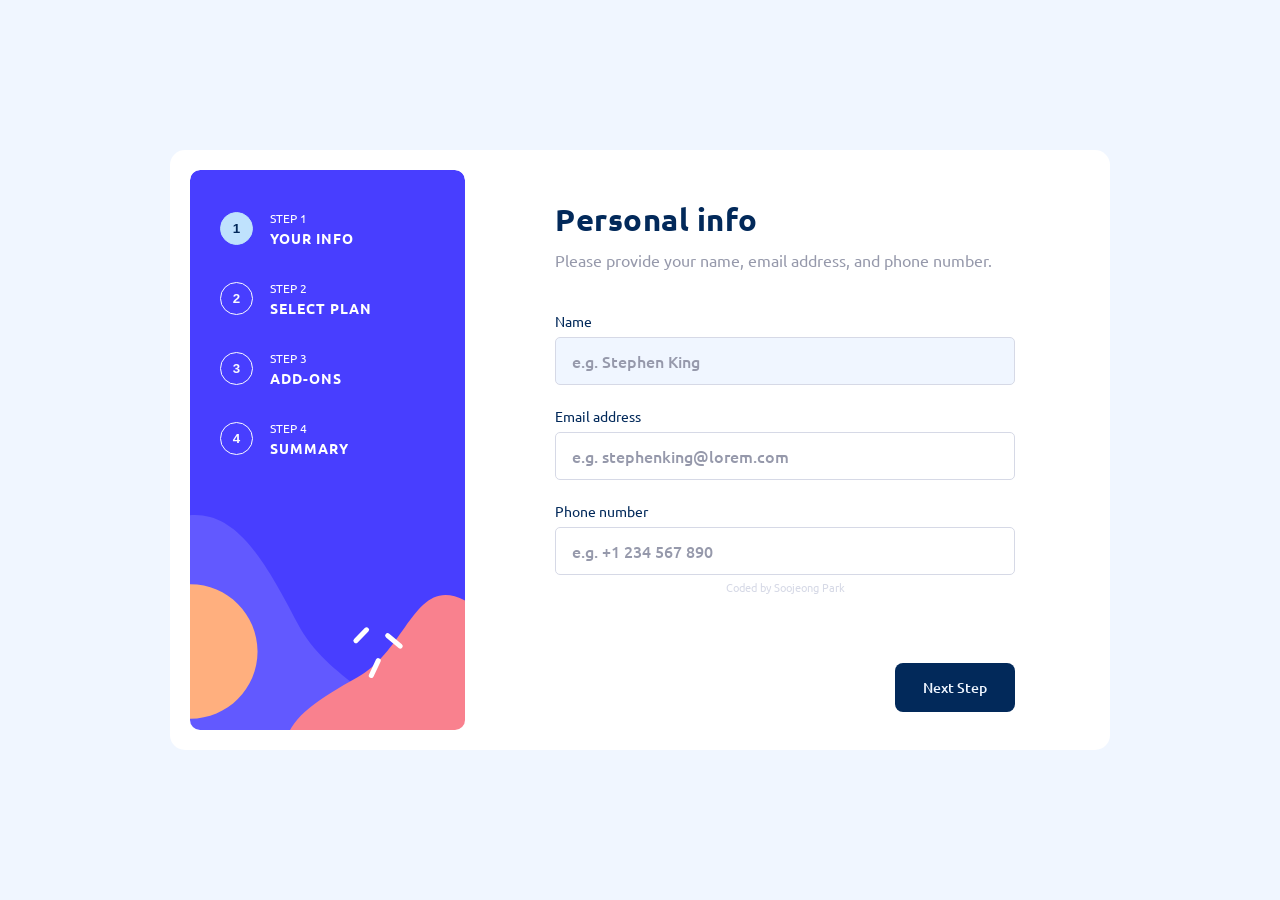
<file: index.html>
<!DOCTYPE html>
<html lang="en">
  <head>
    <meta charset="UTF-8" />
    <meta name="viewport" content="width=device-width, initial-scale=1.0" />
    <link rel="icon" href="./assets/images/favicon-game-controller.svg" />
    <link rel="preconnect" href="https://fonts.googleapis.com" />
    <link rel="preconnect" href="https://fonts.gstatic.com" crossorigin />
    <link
      href="https://fonts.googleapis.com/css2?family=Inter:wght@400;500;600;700&family=Ubuntu:wght@400;500;700&display=swap"
      rel="stylesheet"
    />
    <link rel="stylesheet" href="./styles/index.css" />
    <link rel="stylesheet" href="./styles/plan.css" />
    <link rel="stylesheet" href="./styles/add-ons.css" />
    <link rel="stylesheet" href="./styles/summary.css" />
    <link rel="stylesheet" href="./styles/confirmed.css" />
    <link rel="stylesheet" href="./styles/queries.css" />
    <title>Multi-step form</title>
    <script defer src="/script.js"></script>
  </head>
  <body>
    <nav class="nav">
      <div class="nav__button">
        <button class="btn--nav btn--nav-1 current-page">1</button>
        <div class="btn__text hidden">
          <span class="btn__text--step-num">Step 1</span>
          <span class="btn__text--step-title">Your info</span>
        </div>
      </div>
      <div class="nav__button">
        <button class="btn--nav btn--nav-2">2</button>
        <div class="btn__text hidden">
          <span class="btn__text--step-num">Step 2</span>
          <span class="btn__text--step-title">Select plan</span>
        </div>
      </div>
      <div class="nav__button">
        <button class="btn--nav btn--nav-3">3</button>
        <div class="btn__text hidden">
          <span class="btn__text--step-num">Step 3</span>
          <span class="btn__text--step-title">Add-ons</span>
        </div>
      </div>
      <div class="nav__button">
        <button class="btn--nav btn--nav-4">4</button>
        <div class="btn__text hidden">
          <span class="btn__text--step-num">Step 4</span>
          <span class="btn__text--step-title">Summary</span>
        </div>
      </div>
    </nav>
    <main class="main">
      <div class="main__content-container">
        <h1 class="heading-primary">Personal info</h1>
        <h3 class="heading-secondary">
          Please provide your name, email address, and phone number.
        </h3>

        <!-- PERSONAL INFO PAGE -->
        <form id="personal-info" class="form">
          <div class="form__item">
            <label for="name" class="input__label">
              <p>Name</p>
              <p class="input__hint input__hint--name"></p>
            </label>
            <input
              type="text"
              name="name"
              value=""
              placeholder="e.g. Stephen King"
              id="name"
              class="input"
              autofocus
            />
          </div>
          <div class="form__item">
            <label for="email" class="input__label">
              <p>Email address</p>
              <p class="input__hint input__hint--email"></p>
            </label>
            <input
              type="email"
              name="email"
              value=""
              placeholder="e.g. stephenking@lorem.com"
              id="email"
              class="input"
            />
          </div>
          <div class="form__item">
            <label for="phone" class="input__label">
              <p>Phone number</p>
              <p class="input__hint input__hint--phone"></p>
            </label>
            <input
              type="tel"
              name="phone number"
              value=""
              placeholder="e.g. +1 234 567 890"
              id="phone"
              class="input"
            />
          </div>
        </form>

        <!-- SELECT PLAN PAGE -->
        <div id="select-plan" class="hidden">
          <form class="form form__select-plan">
            <fieldset id="plan-fieldset" required>
              <div class="form__select-plan--monthly">
                <label
                  for="arcade-monthly"
                  class="form__item form__item--plan arcade-monthly checked"
                >
                  <img
                    class="radio-icon"
                    src="../assets/images/icon-arcade.svg"
                    alt="arcade"
                  />
                  <input
                    id="arcade-monthly"
                    class="input-radio"
                    type="radio"
                    name="plan"
                    value="arcade-monthly"
                    checked
                  />
                  <div class="form__item-detail">
                    <p class="form__item-detail--name">Arcade</p>
                    <p class="form__item-detail--pricing">$9/mo</p>
                  </div>
                </label>
                <label
                  for="advanced-monthly"
                  class="form__item form__item--plan advanced-monthly"
                >
                  <img
                    class="radio-icon"
                    src="../assets/images/icon-advanced.svg"
                    alt="advanced"
                  />
                  <input
                    id="advanced-monthly"
                    class="input-radio"
                    type="radio"
                    name="plan"
                    value="advanced-monthly"
                  />
                  <div class="form__item-detail">
                    <p class="form__item-detail--name">Advanced</p>
                    <p class="form__item-detail--pricing">$12/mo</p>
                  </div>
                </label>
                <label
                  for="pro-monthly"
                  class="form__item form__item--plan pro-monthly"
                >
                  <img
                    class="radio-icon"
                    src="../assets/images/icon-pro.svg"
                    alt="pro"
                  />
                  <input
                    id="pro-monthly"
                    class="input-radio"
                    type="radio"
                    name="plan"
                    value="pro-monthly"
                  />
                  <div class="form__item-detail">
                    <p class="form__item-detail--name">Pro</p>
                    <p class="form__item-detail--pricing">$15/mo</p>
                  </div>
                </label>
              </div>

              <div class="form__select-plan--yearly hidden">
                <label
                  for="arcade-yearly"
                  class="form__item form__item--plan arcade-yearly"
                >
                  <img
                    class="radio-icon"
                    src="../assets/images/icon-arcade.svg"
                    alt="arcade"
                  />
                  <input
                    id="arcade-yearly"
                    class="input-radio"
                    type="radio"
                    name="plan"
                    value="arcade-yearly"
                  />
                  <div class="form__item-detail">
                    <p class="form__item-detail--name">Arcade</p>
                    <p class="form__item-detail--pricing">$90/yr</p>
                    <p class="form__item-detail--benefit">2 months free</p>
                  </div>
                </label>
                <label
                  for="advanced-yearly"
                  class="form__item form__item--plan advanced-yearly"
                >
                  <img
                    class="radio-icon"
                    src="../assets/images/icon-advanced.svg"
                    alt="advanced"
                  />
                  <input
                    id="advanced-yearly"
                    class="input-radio"
                    type="radio"
                    name="plan"
                    value="advanced-yearly"
                  />
                  <div class="form__item-detail">
                    <p class="form__item-detail--name">Advanced</p>
                    <p class="form__item-detail--pricing">$120/yr</p>
                    <p class="form__item-detail--benefit">2 months free</p>
                  </div>
                </label>
                <label
                  for="pro-yearly"
                  class="form__item form__item--plan pro-yearly"
                >
                  <img
                    class="radio-icon"
                    src="../assets/images/icon-pro.svg"
                    alt="pro"
                  />
                  <input
                    id="pro-yearly"
                    class="input-radio"
                    type="radio"
                    name="plan"
                    value="pro-yearly"
                  />
                  <div class="form__item-detail">
                    <p class="form__item-detail--name">Pro</p>
                    <p class="form__item-detail--pricing">$150/yr</p>
                    <p class="form__item-detail--benefit">2 months free</p>
                  </div>
                </label>
              </div>
            </fieldset>
          </form>
          <div class="plan-period">
            <button class="btn--period btn--monthly chosen-period">
              Monthly
            </button>
            <button class="btn--toggle">
              <img
                class="toggle-icon"
                src="../assets/images/icon-toggle-left.svg"
                alt="toggle left"
              />
            </button>
            <button class="btn--period btn--yearly">Yearly</button>
          </div>
        </div>

        <!-- ADD-ONS PAGE -->
        <form id="add-ons" class="form__add-ons hidden">
          <div class="custom-checkbox__container custom-checkbox--monthly">
            <label class="custom-checkbox checked">
              <input
                type="checkbox"
                id="online-service-monthly"
                class="checkbox-input"
                value="online-service-monthly"
                checked
              />
              <span class="checkmark"></span>
              <div class="custom-checkbox__text">
                <div class="custom-checkbox__title">
                  <p class="custom-checkbox__label-name">Online service</p>
                  <p class="custom-checkbox__label-description">
                    Access to multiplayer games
                  </p>
                </div>
                <p class="custom-checkbox__label-pricing">+$1/mo</p>
              </div>
            </label>
            <label class="custom-checkbox checked">
              <input
                type="checkbox"
                id="larger-storage-monthly"
                class="checkbox-input"
                value="larger-storage-monthly"
                checked
              />
              <span class="checkmark"></span>
              <div class="custom-checkbox__text">
                <div class="custom-checkbox__title">
                  <p class="custom-checkbox__label-name">Larger storage</p>
                  <p class="custom-checkbox__label-description">
                    Extra 1TB of cloud save
                  </p>
                </div>
                <p class="custom-checkbox__label-pricing">+$2/mo</p>
              </div>
            </label>
            <label class="custom-checkbox">
              <input
                type="checkbox"
                id="customizable-profile-monthly"
                class="checkbox-input"
                value="customizable-profile-monthly"
              />
              <span class="checkmark"></span>
              <div class="custom-checkbox__text">
                <div class="custom-checkbox__title">
                  <p class="custom-checkbox__label-name">
                    Customizable profile
                  </p>
                  <p class="custom-checkbox__label-description">
                    Custom theme on your profile
                  </p>
                </div>
                <p class="custom-checkbox__label-pricing">+$2/mo</p>
              </div>
            </label>
          </div>
          <div
            class="custom-checkbox__container custom-checkbox--yearly hidden"
          >
            <label class="custom-checkbox checked">
              <input
                type="checkbox"
                id="online-service-yearly"
                class="checkbox-input"
                value="online-service-yearly"
                checked
              />
              <span class="checkmark"></span>
              <div class="custom-checkbox__text">
                <div class="custom-checkbox__title">
                  <p class="custom-checkbox__label-name">Online service</p>
                  <p class="custom-checkbox__label-description">
                    Access to multiplayer games
                  </p>
                </div>
                <p class="custom-checkbox__label-pricing">+$10/yr</p>
              </div>
            </label>
            <label class="custom-checkbox checked">
              <input
                type="checkbox"
                id="larger-storage-yearly"
                class="checkbox-input"
                value="larger-storage-yearly"
                checked
              />
              <span class="checkmark"></span>
              <div class="custom-checkbox__text">
                <div class="custom-checkbox__title">
                  <p class="custom-checkbox__label-name">Larger storage</p>
                  <p class="custom-checkbox__label-description">
                    Extra 1TB of cloud save
                  </p>
                </div>
                <p class="custom-checkbox__label-pricing">+$20/yr</p>
              </div>
            </label>
            <label class="custom-checkbox">
              <input
                type="checkbox"
                id="customizable-profile-yearly"
                class="checkbox-input"
                value="customizable-profile-yearly"
              />
              <span class="checkmark"></span>
              <div class="custom-checkbox__text">
                <div class="custom-checkbox__title">
                  <p class="custom-checkbox__label-name">
                    Customizable profile
                  </p>
                  <p class="custom-checkbox__label-description">
                    Custom theme on your profile
                  </p>
                </div>
                <p class="custom-checkbox__label-pricing">+$20/yr</p>
              </div>
            </label>
          </div>
        </form>

        <!-- SUMMARY PAGE -->
        <div id="summary" class="hidden">
          <div class="summary--monthly">
            <div class="summary">
              <div class="chosen-plan">
                <div class="chosen-plan__info">
                  <p class="chosen-plan__name marine-bold">
                    <span
                      class="chosen-plan__name-title chosen-plan__name-title--monthly"
                      >???</span
                    >
                    (Monthly)
                  </p>
                  <button class="btn--change-plan cool-gray-text">
                    Change
                  </button>
                </div>
                <p class="chosen-plan__price marine-bold">
                  $<span
                    class="chosen-plan__price-num chosen-plan__price-num--monthly"
                    >??</span
                  >/mo
                </p>
              </div>
              <hr />
              <div class="chosen-add-ons chosen-add-ons--monthly"></div>
            </div>
            <div class="total-cost">
              <p class="total-cost__period cool-gray-text">Total (per month)</p>
              <span class="total-cost__price"
                >$<span
                  class="total-cost__price-num total-cost__price-num--monthly"
                  >??</span
                >/mo</span
              >
            </div>
          </div>
          <div class="summary--yearly hidden">
            <div class="summary">
              <div class="chosen-plan">
                <div class="chosen-plan__info">
                  <p class="chosen-plan__name marine-bold">
                    <span
                      class="chosen-plan__name-title chosen-plan__name-title--yearly"
                      >???</span
                    >
                    (Yearly)
                  </p>
                  <button class="btn--change-plan cool-gray-text">
                    Change
                  </button>
                </div>
                <p class="chosen-plan__price marine-bold">
                  $<span
                    class="chosen-plan__price-num chosen-plan__price-num--yearly"
                    >??</span
                  >/yr
                </p>
              </div>
              <hr />
              <div class="chosen-add-ons chosen-add-ons--yearly"></div>
            </div>
            <div class="total-cost">
              <p class="total-cost__period cool-gray-text">Total (per year)</p>
              <span class="total-cost__price"
                >$<span
                  class="total-cost__price-num total-cost__price-num--yearly"
                  >??</span
                >/yr</span
              >
            </div>
          </div>
        </div>

        <!-- CONFIRMED PAGE -->
        <div id="confirmed" class="form__confirmed hidden">
          <img
            src="../assets/images/icon-thank-you.svg"
            alt="confirmed"
            class="thank-you-icon"
          />
          <h2 class="heading-primary--confirmed">Thank you!</h2>
          <h3 class="heading-secondary--confirmed">
            Thanks for confirming your subscription! We hope you have fun using
            our platform. If you ever need support, please feel free to email us
            at support@loremgaming.com.
          </h3>
        </div>
        <!-- ATTRIBUTION -->
        <div class="attribution">
          Coded by&nbsp;
          <a href="https://twitter.com/codingsooj" target="_blank"
            >Soojeong Park</a
          >
        </div>
      </div>
      <div class="buttons">
        <button class="btn--back hidden-btn">Go Back</button>
        <button class="btn--next">Next Step</button>
      </div>
    </main>

    <!-- <footer class="footer">
      <button class="btn--back hidden-btn">Go Back</button>
      <button class="btn--next">Next Step</button>
    </footer> -->
  </body>
</html>
</file>
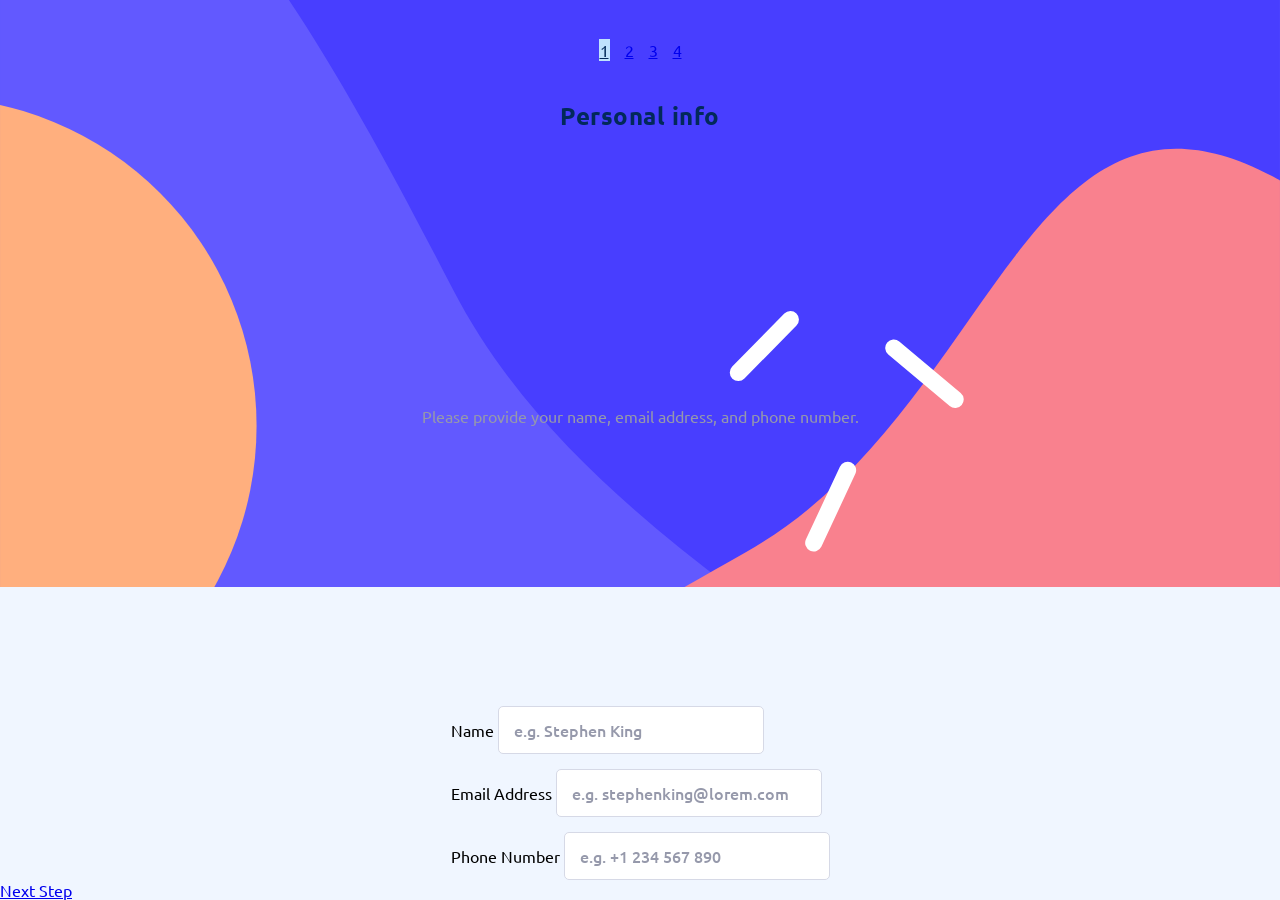
<file: personal-info.html>
<!DOCTYPE html>
<html lang="en">
  <head>
    <meta charset="UTF-8" />
    <meta name="viewport" content="width=device-width, initial-scale=1.0" />
    <link
      rel="icon"
      type="image/png"
      sizes="32x32"
      href="./assets/images/favicon-32x32.png"
    />
    <link rel="preconnect" href="https://fonts.googleapis.com" />
    <link rel="preconnect" href="https://fonts.gstatic.com" crossorigin />
    <link
      href="https://fonts.googleapis.com/css2?family=Inter:wght@400;500;600;700&family=Ubuntu:wght@400;500;700&display=swap"
      rel="stylesheet"
    />
    <link rel="stylesheet" href="./styles/index.css" />
    <title>Multi-step form</title>
    <script defer src="./script.js"></script>
  </head>
  <body>
    <nav class="nav">
      <a href="personal-info.html" class="nav-btn current-page">1</a>
      <a href="/pages/plan.html" class="nav-btn">2</a>
      <a href="/pages/add-ons.html" class="nav-btn">3</a>
      <a href="/pages/summary.html" class="nav-btn">4</a>
    </nav>
    <main class="main">
      <h1 class="heading-primary">Personal info</h1>
      <h3 class="heading-secondary">
        Please provide your name, email address, and phone number.
      </h3>
      <form class="form">
        <div class="form-item">
          <label for="name" class="input-label">Name</label>
          <input
            type="text"
            name="name"
            placeholder="e.g. Stephen King"
            class="input"
          />
        </div>
        <div class="form-item">
          <label for="email" class="input-label">Email Address</label>
          <input
            type="email"
            name="email"
            placeholder="e.g. stephenking@lorem.com"
            class="input"
          />
        </div>
        <div class="form-item">
          <label for="phone" class="input-label">Phone Number</label>
          <input
            type="tel"
            name="phone"
            placeholder="e.g. +1 234 567 890"
            class="input"
          />
        </div>
      </form>
    </main>

    <footer class="footer">
      <a href="/pages/plan.html" class="btn-next">Next Step</a>
    </footer>

    <!-- <div class="attribution">
      Challenge by
      <a href="https://www.frontendmentor.io?ref=challenge" target="_blank"
        >Frontend Mentor</a
      >. Coded by <a href="#">Your Name Here</a>.
    </div> -->
  </body>
</html>
</file>
<file: styles/index.css>
/**********************************************/
/* MOBILE-FIRST WORKFLOW */
/* start screen-width: 375px */

/* GENERAL */
* {
  padding: 0;
  margin: 0;
  box-sizing: border-box;
}

:root {
  /* primary heading, input, nav btn hover */
  --marine-blue: hsl(213, 96%, 18%);
  /* pricing, next btn hover */
  --purplish-blue: hsl(243, 100%, 62%);
  /* main components background */
  --pastel-blue: hsl(228, 100%, 84%);
  /* nav hover background */
  --light-blue: hsl(206, 94%, 87%);
  /* input field warning */
  --strawberry-red: hsl(354, 84%, 57%);

  /* secondary heading, placeholder */
  --cool-gray: hsl(231, 11%, 63%);
  /* input box border */
  --light-gray: hsl(229, 24%, 87%);

  /* body background */
  --magnolia: hsl(217, 100%, 97%);
  /* nav btn */
  --alabaster: hsl(231, 100%, 99%);
  /* main, footer background */
  --white: hsl(0, 0%, 100%);

  /* font weight */
  --regular-weight: 400;
  --medium-weight: 500;
  --bold-weight: 700;
}

html {
  height: 100%;

  font-family: "Ubuntu", sans-serif;
  font-size: 1rem;
  font-weight: var(--regular-weight);
}

body {
  min-height: 100%;

  display: flex;
  flex-direction: column;

  background-color: var(--magnolia);
  background-image: url(../assets/images/bg-sidebar-mobile.svg);
  background-repeat: no-repeat;
  background-size: 100%;
}

/* NAVIGATION */
.nav {
  height: 100px;

  display: flex;
  align-items: center;
  justify-content: center;
  gap: 15px;
}

.btn--nav {
  display: flex;
  align-items: center;
  justify-content: center;

  width: 35px;
  height: 35px;
  border: 1px solid var(--alabaster);
  border-radius: 100px;

  text-decoration: none;
  font-weight: var(--medium-weight);
  color: var(--alabaster);
  background-color: transparent;

  transition: all 0.2s;
}

.current-page {
  color: var(--marine-blue);
  border: 1px solid var(--light-blue);
  background-color: var(--light-blue);
}

/* MAIN */
.main {
  min-height: 100%;

  position: relative;

  display: flex;
  flex-direction: column;
  align-items: center;
  justify-content: space-between;

  flex: 1;
  overflow-y: scroll;
}

.main__content-container {
  width: 91vw;
  align-self: flex-start;

  position: relative;

  display: flex;
  flex-direction: column;

  background-color: var(--white);
  border-radius: 10px;
  box-shadow: 3px 6px 8px rgba(0, 0, 0, 0.1);

  padding: 30px 25px;
  margin: 0 auto;
  margin-bottom: 30px;
}

.heading-primary {
  font-size: 1.5rem;
  font-weight: var(--bold-weight);
  color: var(--marine-blue);
  letter-spacing: 0.5px;
}

.heading-secondary {
  font-size: 1.02rem;
  font-weight: var(--regular-weight);
  color: var(--cool-gray);
  line-height: 1.5;

  margin-top: 15px;
}

/********************************************/
/********* PERSONAL INFO *********/
/* FORM */
.form {
  display: flex;
  flex-direction: column;
  justify-content: center;
  gap: 15px;

  margin-top: 20px;
}

.form__item {
  display: flex;
  flex-direction: column;
  justify-content: center;
  gap: 4px;
}

.input__label {
  position: relative;
  display: flex;
  align-items: center;
  justify-content: space-between;

  font-size: 0.8rem;
  color: var(--marine-blue);
}

/* input hint */
.input__label .input__hint {
  position: absolute;
  top: 0;
  right: 0;

  font-weight: var(--bold-weight);
  color: var(--strawberry-red);
}

.input {
  padding-block: 12px;
  border: 1px solid var(--light-gray);
  border-radius: 5px;

  font-family: inherit;
  font-size: inherit;
  font-weight: var(--medium-weight);
  color: var(--marine-blue);
  text-indent: 15px;
}

.input:focus {
  outline: none;
  background-color: var(--magnolia);
}

.input.border--red {
  border: 1px solid var(--strawberry-red);
}

.input::placeholder {
  font-family: inherit;
  font-size: inherit;
  font-weight: var(--medium-weight);
  color: var(--cool-gray);
}

/* ATTRIBUTION */
.attribution {
  position: absolute;
  bottom: -20px;
  left: 50%;
  transform: translateX(-50%);

  display: flex;
  align-items: center;
  justify-content: center;

  font-size: 11px;
  text-align: center;
  color: var(--light-gray);
}
.attribution a:link,
.attribution a:visited,
.attribution a:hover,
.attribution a:active {
  display: flex;
  align-items: center;
  justify-content: center;
  color: var(--light-gray);

  text-decoration: none;
}

/* BACK / NEXT BUTTONS */
.buttons {
  display: flex;
  align-items: center;
  justify-content: space-between;

  width: 100vw;
  background-color: var(--white);

  padding: 18px 15px;
}

.btn--next,
.btn--back {
  display: inline-block;
  text-decoration: none;
  text-transform: capitalize;
  font-family: "Ubuntu", sans-serif;
  font-size: 0.9rem;
  font-weight: var(--medium-weight);
  border: none;
}

.btn--next {
  color: var(--magnolia);
  background-color: var(--marine-blue);
  border-radius: 3px;

  padding: 12px 18px;
  transition: all 0.2s;
  cursor: pointer;
}

.btn--next:active {
  background-color: var(--purplish-blue);
}

.btn--back {
  color: var(--cool-gray);
  background-color: transparent;
  transition: all 0.2s;

  cursor: pointer;
}

.btn--back:active {
  color: var(--marine-blue);
}
</file>
<file: styles/plan.css>
/********************************************/
/********* SELECT PLAN *********/
#select-plan {
  margin-top: 20px;
}

/* FORM */
.form.form__select-plan {
  margin-top: 0;
}

#plan-fieldset {
  border: none;
}

.form__select-plan--monthly,
.form__select-plan--yearly {
  display: flex;
  flex-direction: column;
  justify-content: center;
  gap: 15px;
}

.form__select-plan .form__item {
  flex-direction: row;
  justify-content: flex-start;
  gap: 10px;

  border: 1px solid var(--light-gray);
  border-radius: 8px;

  transition: all 0.2s ease-in-out;
  padding: 15px;
  cursor: pointer;
}

.form__item.checked {
  background-color: var(--magnolia);
  border: 1px solid var(--purplish-blue);
}

.radio-icon {
  width: 40px;
}

.input-radio {
  position: fixed;
  opacity: 0;
  width: 0;
}

.form__item-detail {
  display: flex;
  flex-direction: column;
  align-items: flex-start;
  justify-content: center;
  gap: 4px;
}

.form__item-detail--name {
  font-weight: var(--medium-weight);
  color: var(--marine-blue);
}

.form__item-detail--pricing {
  font-size: 0.9rem;
  font-weight: var(--medium-weight);
  color: var(--cool-gray);
}

.form__item-detail--benefit {
  font-size: 0.7rem;
  color: var(--marine-blue);
}

/* TOGGLE PRICING */
.plan-period {
  display: flex;
  align-items: center;
  justify-content: center;
  gap: 20px;

  background-color: var(--magnolia);
  border-radius: 8px;

  padding: 5px;
  margin-top: 25px;
}

.btn--period {
  background-color: transparent;
  border: none;
  font-family: "Ubuntu", sans-serif;
  font-size: 0.9rem;
  font-weight: var(--medium-weight);

  transition: all 0.2s;
  cursor: pointer;
}

.btn--period:active {
  color: var(--purplish-blue);
}

.btn--monthly,
.btn--yearly {
  color: var(--cool-gray);
}

.btn--period.chosen-period {
  color: var(--marine-blue);
}

.btn--toggle {
  display: flex;
  align-items: center;
  justify-content: center;

  border: none;
  background-color: transparent;
  cursor: pointer;
}

.toggle-icon {
  width: 40px;
}
</file>
<file: styles/add-ons.css>
/********************************************/
/********* ADD-ONS *********/
/* FORM */
.form__add-ons {
  display: flex;
  flex-direction: column;
  justify-content: center;
  gap: 15px;

  margin-top: 20px;
}

.custom-checkbox--monthly,
.custom-checkbox--yearly {
  display: flex;
  flex-direction: column;
  justify-content: center;
  gap: 15px;
}

.custom-checkbox {
  position: relative;
  display: flex;

  width: 100%;
  font-size: 1rem;

  cursor: pointer;
  user-select: none;
  border: 1px solid var(--light-gray);
  border-radius: 8px;
  transition: all 0.2s ease-in-out;

  padding: 15px;
}

.custom-checkbox input {
  position: absolute;
  opacity: 0;
  cursor: pointer;
}

.custom-checkbox.checked {
  background-color: var(--magnolia);
  border: 1px solid var(--purplish-blue);
}

/* box for checkmark */
.checkmark {
  position: absolute;
  top: 50%;
  left: 15px;
  transform: translateY(-50%);

  height: 25px;
  width: 25px;
  background-color: transparent;
  border: 1px solid var(--light-gray);
  border-radius: 4px;
}
/* checkmark ✔ - nothing yet */
.checkmark::after {
  content: "";
  position: absolute;
  display: none;
}

/* when checked, box for checkmark background changes */
.custom-checkbox input:checked ~ .checkmark {
  background-color: var(--purplish-blue);
}
/* when checked, a white checkmark ✔ appears */
.custom-checkbox input:checked ~ .checkmark::after {
  content: "";
  position: absolute;
  display: block;
  top: 50%;
  left: 50%;

  width: 5px;
  height: 10px;
  border: solid white;
  border-width: 0 3px 3px 0;
  transform: translate(-50%, -60%) rotate(45deg);
  transition: all 0.2s;
}

.custom-checkbox__text {
  display: flex;
  align-items: center;
  justify-content: space-between;
  flex: 1;
  padding-left: 40px;
}

.custom-checkbox__title {
  display: flex;
  flex-direction: column;
  align-items: flex-start;
  justify-content: center;
  gap: 5px;
}

.custom-checkbox__label-name {
  font-size: 0.9rem;
  font-weight: var(--medium-weight);
  color: var(--marine-blue);
}

.custom-checkbox__label-description {
  font-size: 0.8rem;
  color: var(--cool-gray);
  letter-spacing: -0.5px;
}

.custom-checkbox__label-pricing {
  font-size: 0.8rem;
  font-weight: var(--medium-weight);
  color: var(--purplish-blue);
  letter-spacing: -0.75px;
  text-align: right;
}
</file>
<file: styles/summary.css>
/* SUMMARY */
#summary {
  margin-top: 20px;
}

.summary {
  display: flex;
  flex-direction: column;
  gap: 15px;

  background-color: var(--magnolia);
  border-radius: 8px;

  padding: 20px 15px;
}

.summary p,
.summary button {
  font-size: 0.9rem;
}

.summary button {
  display: inline-block;
  border: none;

  text-decoration: underline;
  text-decoration-thickness: 2px;
  background-color: transparent;
  font-family: inherit;
  font-weight: var(--regular-weight);

  cursor: pointer;
}

.chosen-plan {
  display: flex;
  align-items: center;
  justify-content: space-between;
}

hr {
  border: 0.5px solid var(--light-gray);
}

.chosen-plan__info {
  display: flex;
  flex-direction: column;
  align-items: flex-start;
  gap: 3px;
}

.marine-bold {
  font-weight: var(--bold-weight);
  color: var(--marine-blue);
}

.chosen-add-ons {
  display: flex;
  flex-direction: column;
  gap: 15px;
}

.add-on {
  display: flex;
  align-items: center;
  justify-content: space-between;
}

.add-on-price {
  color: var(--marine-blue);
}

.cool-gray-text {
  color: var(--cool-gray);
}

/* TOTAL COST */
.total-cost {
  display: flex;
  align-items: center;
  justify-content: space-between;

  padding: 10px 15px 0 15px;
  margin-top: 20px;
}

.total-cost p {
  font-size: 0.9rem;
}

.total-cost__price {
  font-weight: var(--bold-weight);
  color: var(--purplish-blue);
}

/* BACK / NEXT BUTTONS */
.btn-back:link,
.btn-back:visited {
  display: inline-block;

  text-decoration: none;
  text-transform: capitalize;
  font-size: 0.9rem;
  font-weight: var(--medium-weight);
  color: var(--cool-gray);
  transition: all 0.2s;
  cursor: pointer;
}

.btn-back:hover,
.btn-back:active {
  color: var(--marine-blue);
}
</file>
<file: styles/confirmed.css>
.form__confirmed {
  display: flex;
  flex-direction: column;
  align-items: center;
  justify-content: center;

  padding-block: 40px 45px;
}

.thank-you-icon {
  width: 55px;
}

.heading-primary--confirmed {
  color: var(--marine-blue);
  margin-top: 23px;
}

.heading-secondary--confirmed {
  font-size: 1rem;
  font-weight: var(--regular-weight);
  text-align: center;
  line-height: 1.6;
  color: var(--cool-gray);

  margin-top: 10px;
}

/********************************************/
/********* ADD / REMOVE CLASSES *********/
.hidden {
  display: none;
}

.hidden-btn {
  visibility: hidden;
}
</file>
<file: styles/queries.css>
/* DEFAULT SCREEN SIZE: 375PX / MOBILE-FIRST */

/***** SMALLER SCREEN SIZE THAN DEFAULT *****/
/* screen-width <= 329px */
@media (max-width: 20.6em) {
  .nav {
    padding-block: 20px;
  }

  .heading-secondary {
    font-size: 0.95rem;
  }

  .input {
    text-indent: 12px;
  }
  .input::placeholder {
    font-size: 0.85rem;
  }

  .custom-checkbox {
    padding: 15px 10px;
  }
  .checkmark {
    left: 10px;
  }
  .custom-checkbox__text {
    padding-left: 35px;
  }
  .custom-checkbox__label-name {
    font-size: 0.85rem;
  }
  .custom-checkbox__label-description {
    font-size: 0.7rem;
  }
}
/* screen-width <= 288px */
@media (max-width: 18em) {
  .input::placeholder {
    font-size: 0.8rem;
  }
  .input__label .input__hint {
    font-size: 0.7rem;
  }

  .chosen-plan__name {
    padding-right: 5px;
  }
  .total-cost {
    padding: 10px 0 0 0;
  }
}

/***** BIGGER SCREEN SIZE THAN DEFAULT *****/
/* 660px <= screen-width */
@media (min-width: 41.25em) {
  body {
    background-position: 0 -24%;
    background-size: 100%;
  }

  .main__content-container {
    width: 85vw;
  }

  #select-plan {
    margin-top: 30px;
  }
  .form__select-plan--monthly,
  .form__select-plan--yearly {
    flex-direction: row;
    align-items: center;
    gap: 18px;
  }
  .form__select-plan .form__item {
    flex-direction: column;
    align-items: flex-start;
    justify-content: center;

    width: 130px;
  }
  .radio-icon {
    padding-bottom: 30px;
  }

  #add-ons {
    margin-block: 30px 10px;
  }
  .custom-checkbox--monthly,
  .custom-checkbox--yearly {
    align-items: center;
  }
  .custom-checkbox {
    width: 75%;
  }

  #summary {
    width: 80%;
    align-self: center;
    margin-block: 30px 20px;
  }
  .summary {
    padding: 35px;
    gap: 25px;
  }
  .total-cost {
    padding: 10px 35px 0 35px;
  }
}

/* 760px <= screen-width */
@media (min-width: 47.5em) {
  .form__confirmed {
    padding-inline: 30px;
  }

  .btn--next:hover {
    background-color: var(--purplish-blue);
  }
  .btn--back:hover {
    color: var(--marine-blue);
  }

  .form__select-plan .form__item:hover {
    border: 1px solid var(--purplish-blue);
  }
  .btn--period:hover {
    color: var(--purplish-blue);
  }

  .custom-checkbox:hover {
    border: 1px solid var(--purplish-blue);
  }
}

/* BIG CHANGES - towards desktop version */
/* 864px <= screen-width */
@media (min-width: 54em) {
  html {
    display: flex;
    align-items: center;
    justify-content: center;

    background: var(--magnolia);
  }
  body {
    width: 90vw;
    min-height: 0;
    height: 550px;

    display: flex;
    flex-direction: row;
    align-items: center;
    justify-content: center;
    gap: 15px;

    background: var(--white);
    border-radius: 15px;

    margin-block: 40px;
    padding: 25px 15px;
  }

  .nav {
    height: 100%;
    width: 180px;

    flex-direction: column;
    align-items: flex-start;
    justify-content: flex-start;

    background: url(../assets/images/bg-sidebar-desktop.svg) no-repeat;
    background-size: cover;
    border-radius: 10px;

    overflow: hidden;
    padding-top: 30px;
    padding-inline: 15px;
  }
  .nav__button {
    display: flex;
    align-items: center;
    gap: 10px;
  }
  .btn__text {
    display: flex;
    flex-direction: column;
    gap: 3px;

    color: var(--white);
    text-transform: uppercase;
  }
  .btn__text--step-num {
    font-size: 0.8rem;
    font-weight: var(--regular-weight);
  }
  .btn__text--step-title {
    font-size: 0.9rem;
    font-weight: var(--bold-weight);
  }

  .main {
    min-height: 0;
    height: 100%;

    border-radius: 15px;
    overflow: hidden;
  }
  .main__content-container {
    width: 100%;
    box-shadow: none;
    margin-bottom: 0;
  }

  .attribution {
    bottom: 10px;
  }

  .buttons {
    width: 100%;
  }

  #personal-info,
  #select-plan {
    margin-top: 40px;
  }

  .plan-period {
    margin-top: 30px;
  }

  #add-ons {
    margin-block: 40px 10px;
  }

  #summary {
    margin-block: 40px 20px;
  }

  .form__confirmed {
    padding-inline: 0;
  }
}

/* 1024px <= screen-width */
@media (min-width: 64em) {
  body {
    width: 940px;
    height: 600px;
    justify-content: flex-start;

    padding: 20px;
  }

  .nav {
    width: 275px;
    gap: 33px;

    padding-top: 40px;
    padding-inline: 30px;
  }
  .nav__button {
    gap: 17px;
  }
  .btn--nav {
    width: 33px;
    height: 33px;
    font-weight: var(--bold-weight);
  }
  .btn__text--step-num {
    font-size: 0.75rem;
  }
  .btn__text--step-title {
    font-size: 0.85rem;
    letter-spacing: 1px;
  }

  .main {
    width: 400px;
    padding-inline: 50px;
  }
  .heading-primary {
    font-size: 1.95rem;
  }
  .heading-secondary {
    font-size: 1rem;
    margin-top: 9px;
  }

  .form {
    gap: 22px;
  }
  .form__item {
    gap: 7px;
  }
  .input__label {
    font-size: 0.9rem;
  }
  .input {
    text-indent: 16px;
  }

  .buttons {
    padding-inline: 25px;
  }
  .btn--next {
    border-radius: 8px;
    padding: 15px 28px;
  }

  .form__select-plan--monthly,
  .form__select-plan--yearly {
    justify-content: space-between;
  }
  .form__select-plan .form__item {
    width: 140px;
    padding: 20px 15px;
  }
  .form__item-detail {
    gap: 6px;
  }
  .form__item-detail--pricing {
    font-weight: var(--regular-weight);
  }
  .form__item-detail--benefit {
    font-size: 0.75rem;
  }
  .plan-period {
    margin-top: 32px;
  }

  .custom-checkbox {
    width: 100%;
    padding: 20px 20px 20px 15px;
  }
  .checkmark {
    margin-left: 7px;
  }
  .custom-checkbox__text {
    padding-left: 55px;
  }
  .custom-checkbox__label-name {
    font-size: 1rem;
  }
  .custom-checkbox__label-pricing {
    font-weight: var(--regular-weight);
  }
  .custom-checkbox__label-description,
  .custom-checkbox__label-pricing {
    font-size: 0.93rem;
  }

  #summary {
    width: 100%;
  }
  .summary {
    padding: 25px;
  }
  .summary .chosen-plan__name {
    font-size: 1rem;
    font-weight: var(--medium-weight);
  }
  .total-cost {
    margin-top: 12px;
    padding: 10px 25px 0 25px;
  }
  .total-cost__price {
    font-size: 1.2rem;
  }

  .form__confirmed {
    padding-block: 100px 0;
  }
  .thank-you-icon {
    width: 80px;
  }
  .heading-primary--confirmed {
    font-size: 2rem;
    margin-top: 30px;
  }
  .heading-secondary--confirmed {
    padding-inline: 35px;
    margin-top: 15px;
  }
}
</file>
